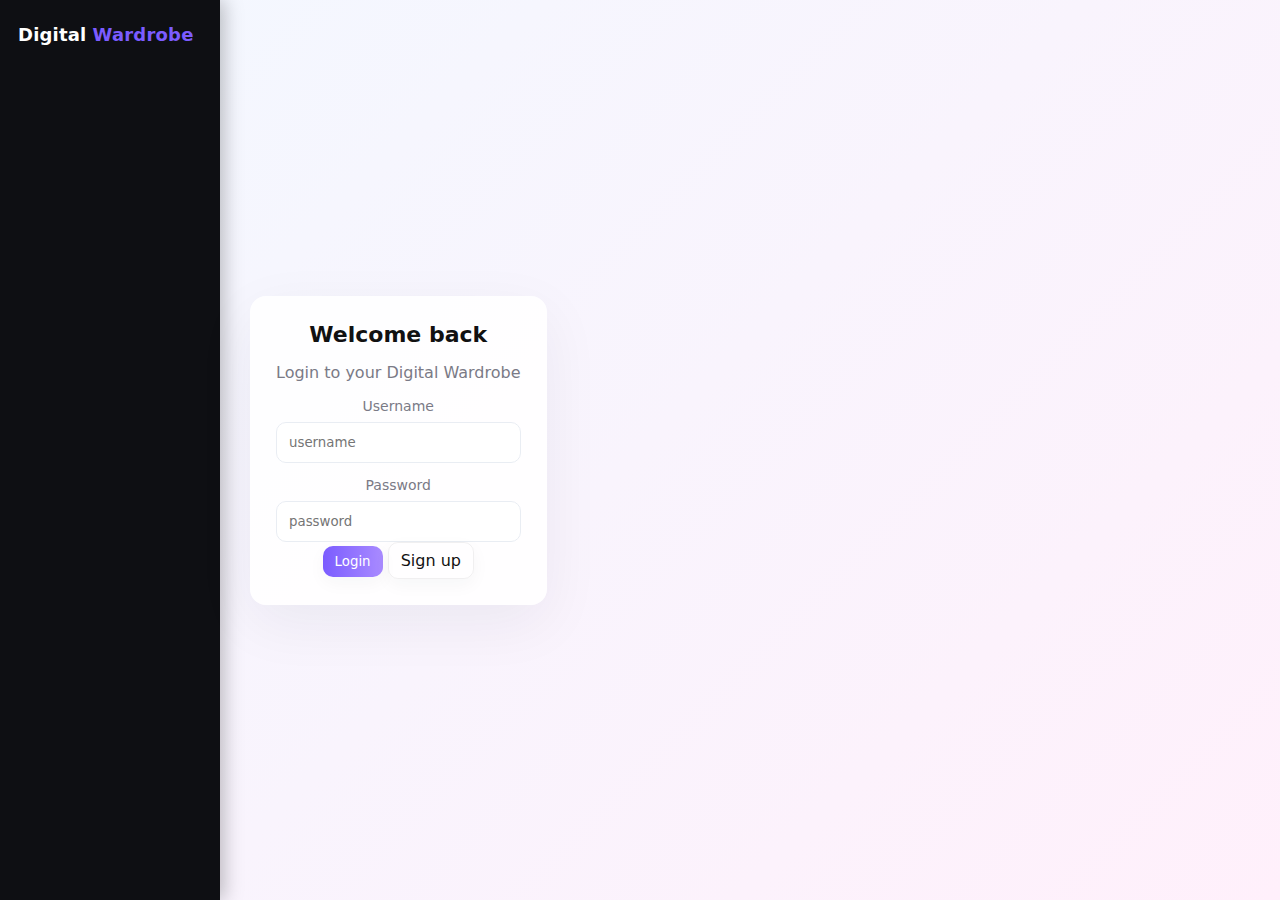
<file: index.html>
<!doctype html>
<html lang="en">
<head>
  <meta charset="utf-8" />
  <meta name="viewport" content="width=device-width,initial-scale=1" />
  <title>Login — Digital Wardrobe</title>
  <link rel="stylesheet" href="style.css">
</head>
<body class="app">

  <aside class="sidebar">
    <div class="logo">Digital<span class="accent">Wardrobe</span></div>
  </aside>

  <main class="auth-main center-card">
    <div class="card auth-card">
      <h2>Welcome back</h2>
      <p class="muted">Login to your Digital Wardrobe</p>

      <label class="field">
        <span>Username</span>
        <input id="login-username" type="text" placeholder="username">
      </label>

      <label class="field">
        <span>Password</span>
        <input id="login-password" type="password" placeholder="password">
      </label>

      <div class="row">
        <button id="loginBtn" class="btn primary">Login</button>
        <a href="signup.html" class="btn ghost">Sign up</a>
      </div>

      <p id="loginError" class="error" style="display:none"></p>
    </div>
  </main>

  <script src="script.js"></script>
  <script>
    // Page-specific login wiring
    document.getElementById('loginBtn').addEventListener('click', () => {
      const u = document.getElementById('login-username').value.trim();
      const p = document.getElementById('login-password').value;
      const ok = app.login(u, p);
      const err = document.getElementById('loginError');
      if (!ok) { err.textContent = 'Invalid username or password.'; err.style.display = 'block'; return; }
      location.href = 'dashboard.html';
    });

    // If already logged-in -> go to dashboard
    if (app.getCurrentUser()) location.href = 'dashboard.html';
  </script>
</body>
</html>
</file>
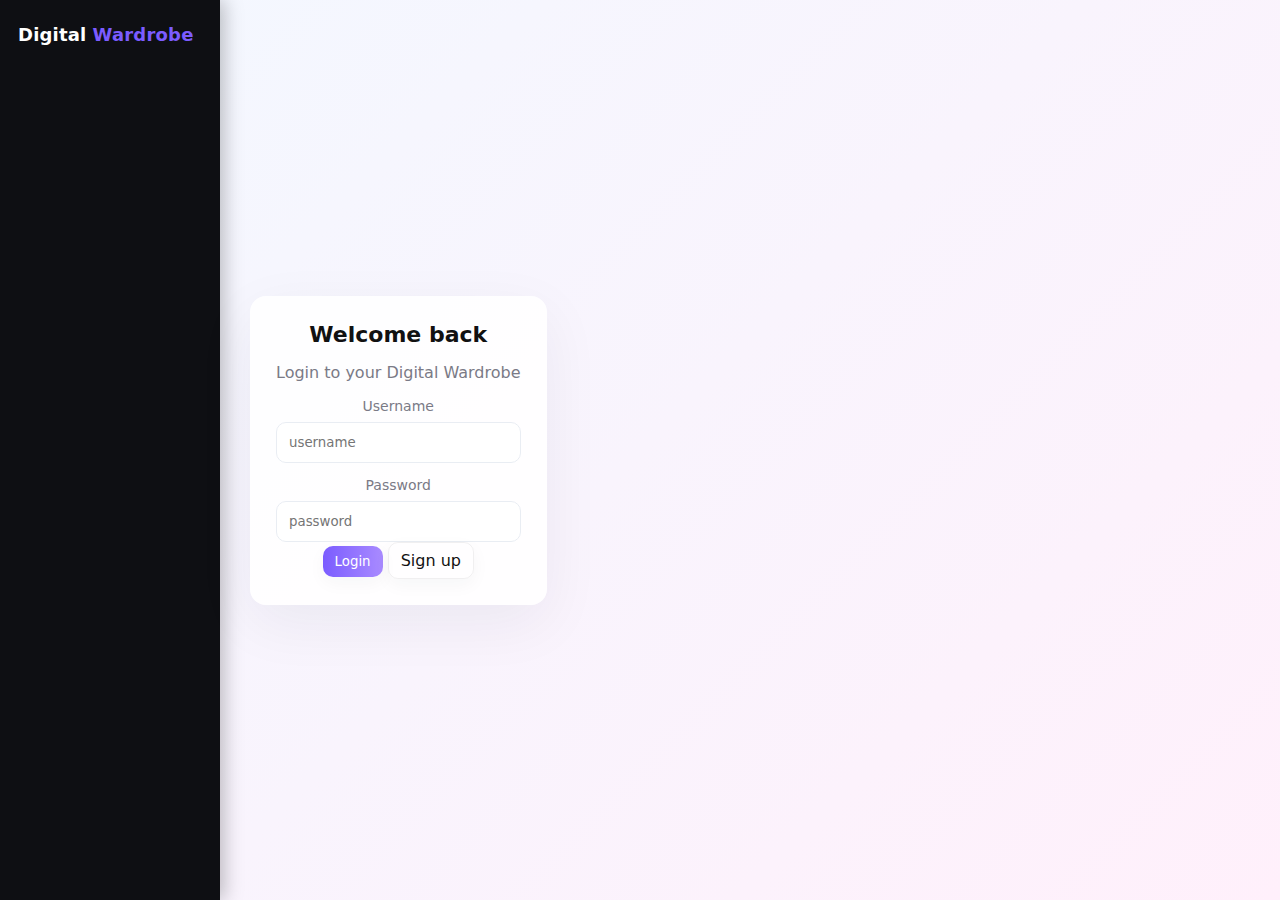
<file: add.html>
<!doctype html>
<html lang="en">
<head>
  <meta charset="utf-8" />
  <meta name="viewport" content="width=device-width,initial-scale=1" />
  <title>Add Clothing — Digital Wardrobe</title>
  <link rel="stylesheet" href="style.css">
</head>
<body class="app">

  <aside class="sidebar">
    <div class="logo">Digital<span class="accent">Wardrobe</span></div>
    <nav class="nav-menu">
      <a class="nav-link" href="dashboard.html">Dashboard</a>
      <a class="nav-link active" href="add.html">Add clothing</a>
      <a class="nav-link" href="outfit.html">Generate Outfit</a>
    </nav>
  </aside>

  <main class="content center-card">
    <div class="card add-card">
      <h2>Add New Clothing</h2>

      <label class="field file-field">
        <span>Upload image</span>
        <input id="imageInput" type="file" accept="image/*">
      </label>

      <label class="field">
        <span>Category</span>
        <select id="category" class="select">
          <option value="">-- Select category --</option>
          <option value="Shirt">Shirt</option>
          <option value="Pant">Pant</option>
          <option value="Shoes">Shoes</option>
          <option value="Jacket">Jacket</option>
          <option value="Accessory">Accessory</option>
        </select>
      </label>

      <div id="previewWrap" class="preview-wrap" style="display:none">
        <img id="previewImg" alt="preview">
      </div>

      <div class="row">
        <button id="saveBtn" class="btn primary">Save</button>
        <a href="dashboard.html" class="btn ghost">Back</a>
      </div>

      <p id="addError" class="error" style="display:none"></p>
    </div>
  </main>

<script src="script.js"></script>
<script>
  if (!app.getCurrentUser()) location.href = 'index.html';

  // preview wiring (script.js also listens)
  const imageInput = document.getElementById('imageInput');
  imageInput.addEventListener('change', (e) => {
    const file = e.target.files[0];
    if (!file) return;
    const reader = new FileReader();
    reader.onload = () => {
      document.getElementById('previewImg').src = reader.result;
      document.getElementById('previewWrap').style.display = 'block';
    }
    reader.readAsDataURL(file);
  });

  document.getElementById('saveBtn').addEventListener('click', () => {
    app.saveClothFromAddPage();
  });
</script>
</body>
</html>
</file>
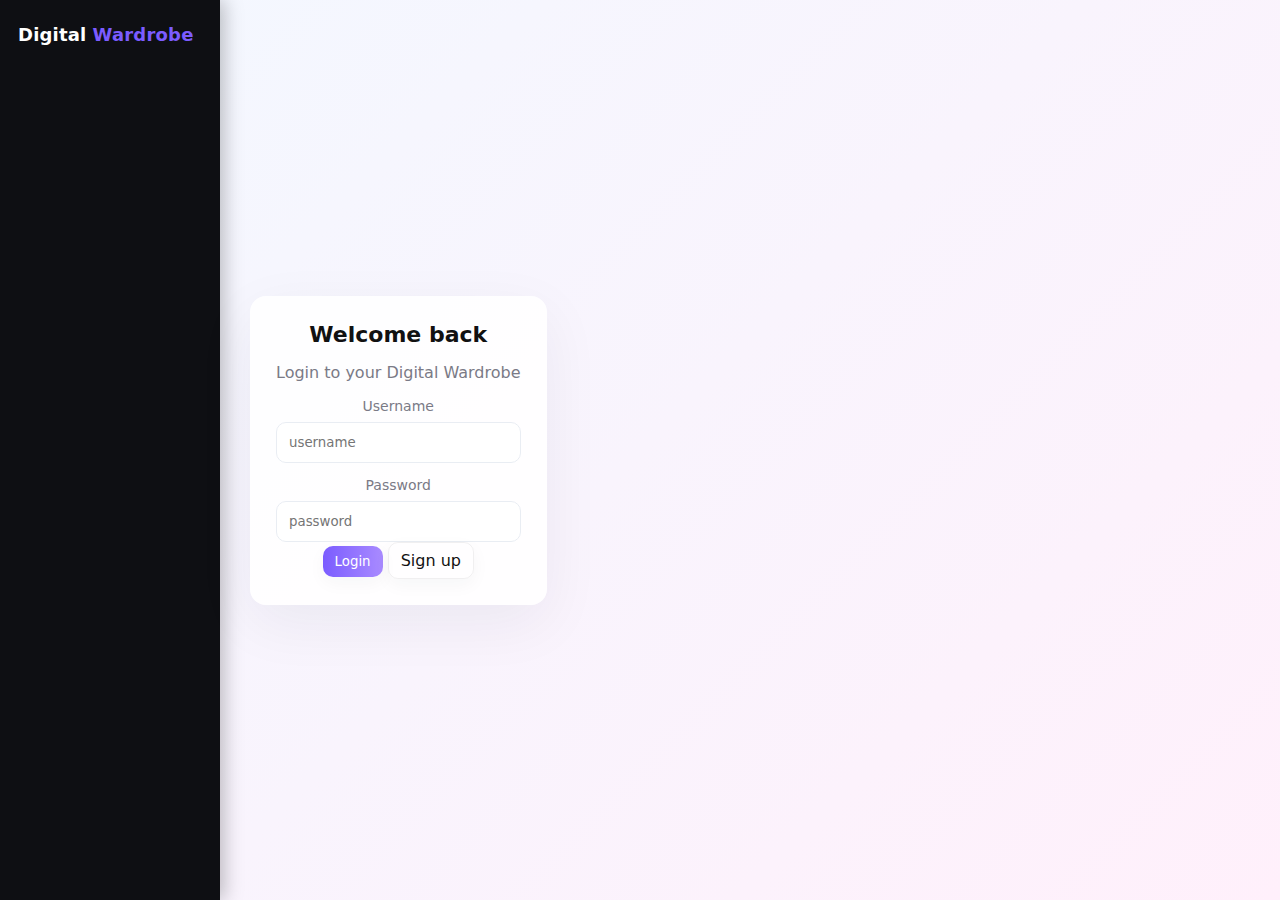
<file: dashboard.html>
<!doctype html>
<html lang="en">
<head>
  <meta charset="utf-8" />
  <meta name="viewport" content="width=device-width,initial-scale=1" />
  <title>Dashboard — Digital Wardrobe</title>
  <link rel="stylesheet" href="style.css">
</head>
<body class="app">

  <aside class="sidebar">
    <div class="logo">Digital<span class="accent">Wardrobe</span></div>
    <nav class="nav-menu">
      <a class="nav-link active" href="dashboard.html">Dashboard</a>
      <a class="nav-link" href="add.html">Add clothing</a>
      <a class="nav-link" href="outfit.html">Generate Outfit</a>
    </nav>

    <div class="sidebar-footer">
      <div class="user-info">
        <div class="avatar"></div>
        <div class="user-meta">
          <div id="userNameDisplay">User</div>
          <div class="muted small">Local account</div>
        </div>
      </div>

      <button id="logout" class="btn ghost fullwidth">Logout</button>
    </div>
  </aside>

  <main class="content">
    <header class="content-header">
      <h1>My Wardrobe</h1>
      <div class="controls">
        <a href="add.html" class="btn small">+ Add</a>
        <button id="generateBtn" class="btn outline">Generate Outfit</button>
      </div>
    </header>

    <section id="gridWrap" class="grid-wrap">
      <div id="emptyNotice" class="empty">No clothes added yet.</div>
      <div id="itemsGrid" class="items-grid"></div>
    </section>
  </main>

<script src="script.js"></script>
<script>
  // Page-specific wiring
  if (!app.getCurrentUser()) location.href = 'index.html';
  document.getElementById('userNameDisplay').textContent = app.getCurrentUser() || 'User';
  document.getElementById('logout').addEventListener('click', () => { app.logout(); location.href='index.html'; });

  // render items on load (function in script.js)
  app.renderDashboard();

  document.getElementById('generateBtn').addEventListener('click', () => {
    const combo = app.generateOutfit();
    if (!combo) { alert('Need at least one Shirt, Pant and Shoes to generate an outfit.'); return; }
    // store combo in localStorage for outfit.html to display
    localStorage.setItem('dw_last_combo', JSON.stringify(combo));
    location.href = 'outfit.html';
  });
</script>
</body>
</html>
</file>
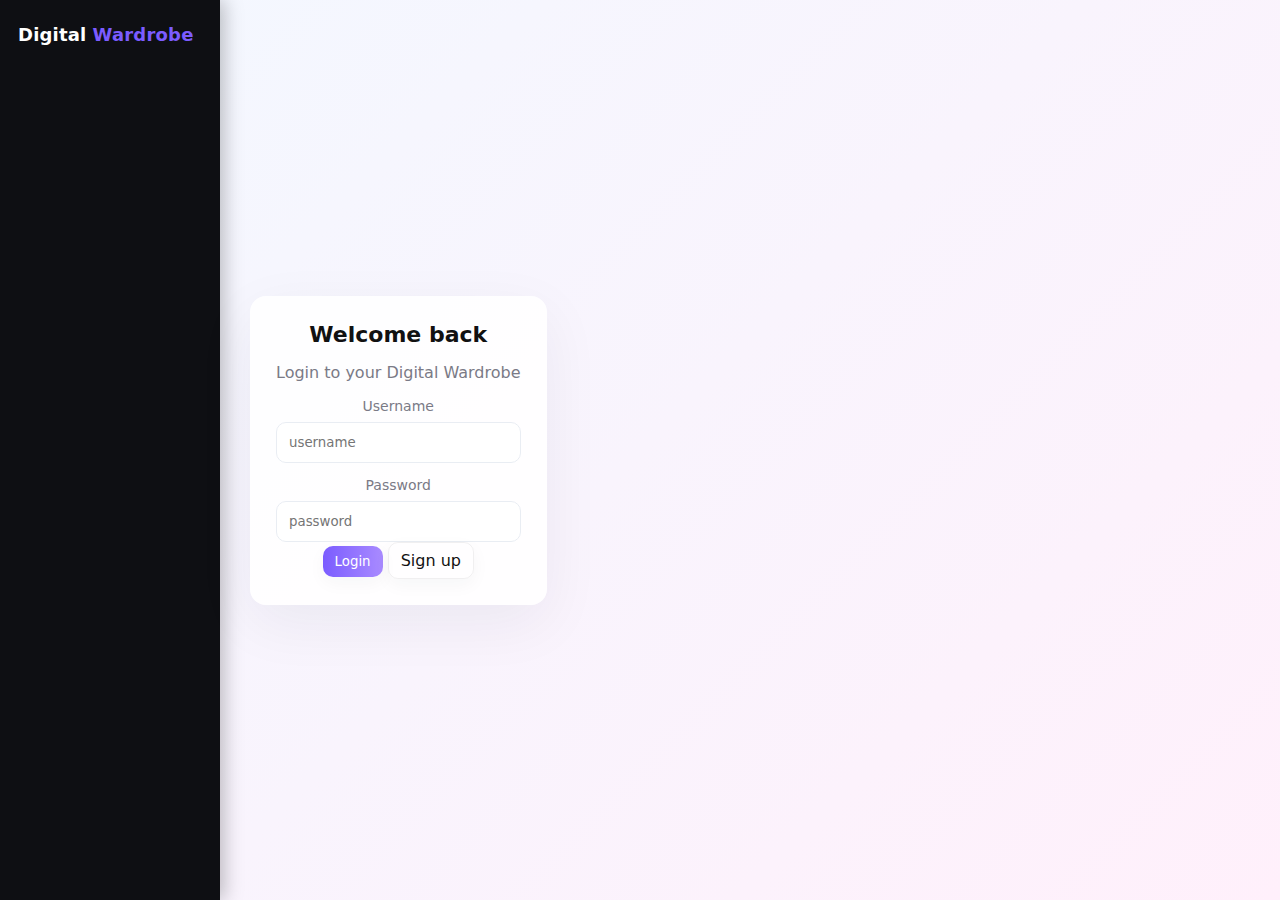
<file: outfit.html>
<!doctype html>
<html lang="en">
<head>
  <meta charset="utf-8" />
  <meta name="viewport" content="width=device-width,initial-scale=1" />
  <title>Generated Outfit — Digital Wardrobe</title>
  <link rel="stylesheet" href="style.css">
</head>
<body class="app">

  <aside class="sidebar">
    <div class="logo">Digital<span class="accent">Wardrobe</span></div>
    <nav class="nav-menu">
      <a class="nav-link" href="dashboard.html">Dashboard</a>
      <a class="nav-link" href="add.html">Add clothing</a>
      <a class="nav-link active" href="outfit.html">Generate Outfit</a>
    </nav>
  </aside>

  <main class="content center-card">
    <div class="card outfit-display">
      <h2>Your Outfit</h2>

      <div id="outfitContainer" class="outfit-grid">
        <!-- injected by script.js -->
      </div>

      <div class="row" style="margin-top:14px">
        <button id="shuffleBtn" class="btn outline">Shuffle Again</button>
        <a href="dashboard.html" class="btn ghost">Back</a>
      </div>
    </div>
  </main>

<script src="script.js"></script>
<script>
  if (!app.getCurrentUser()) location.href = 'index.html';

  function showCombo() {
    const combo = JSON.parse(localStorage.getItem('dw_last_combo') || 'null');
    const box = document.getElementById('outfitContainer');
    box.innerHTML = '';
    if (!combo) {
      box.innerHTML = '<p class="muted">No outfit generated yet. Go to Dashboard → Generate Outfit.</p>';
      return;
    }
    // show each part if available
    ['Shirt','Pant','Shoes','Jacket','Accessory'].forEach(cat => {
      if (combo[cat]) {
        const el = document.createElement('div');
        el.className = 'outfit-item';
        el.innerHTML = `<img src="${combo[cat].image}" alt="${cat}"><div class="meta">${cat}</div>`;
        box.appendChild(el);
      }
    });
  }

  document.getElementById('shuffleBtn').addEventListener('click', () => {
    // regenerate and store
    const combo = app.generateOutfit();
    if (!combo) { alert('Need at least Shirt, Pant and Shoes'); return; }
    localStorage.setItem('dw_last_combo', JSON.stringify(combo));
    showCombo();
  });

  showCombo();
</script>
</body>
</html>
</file>
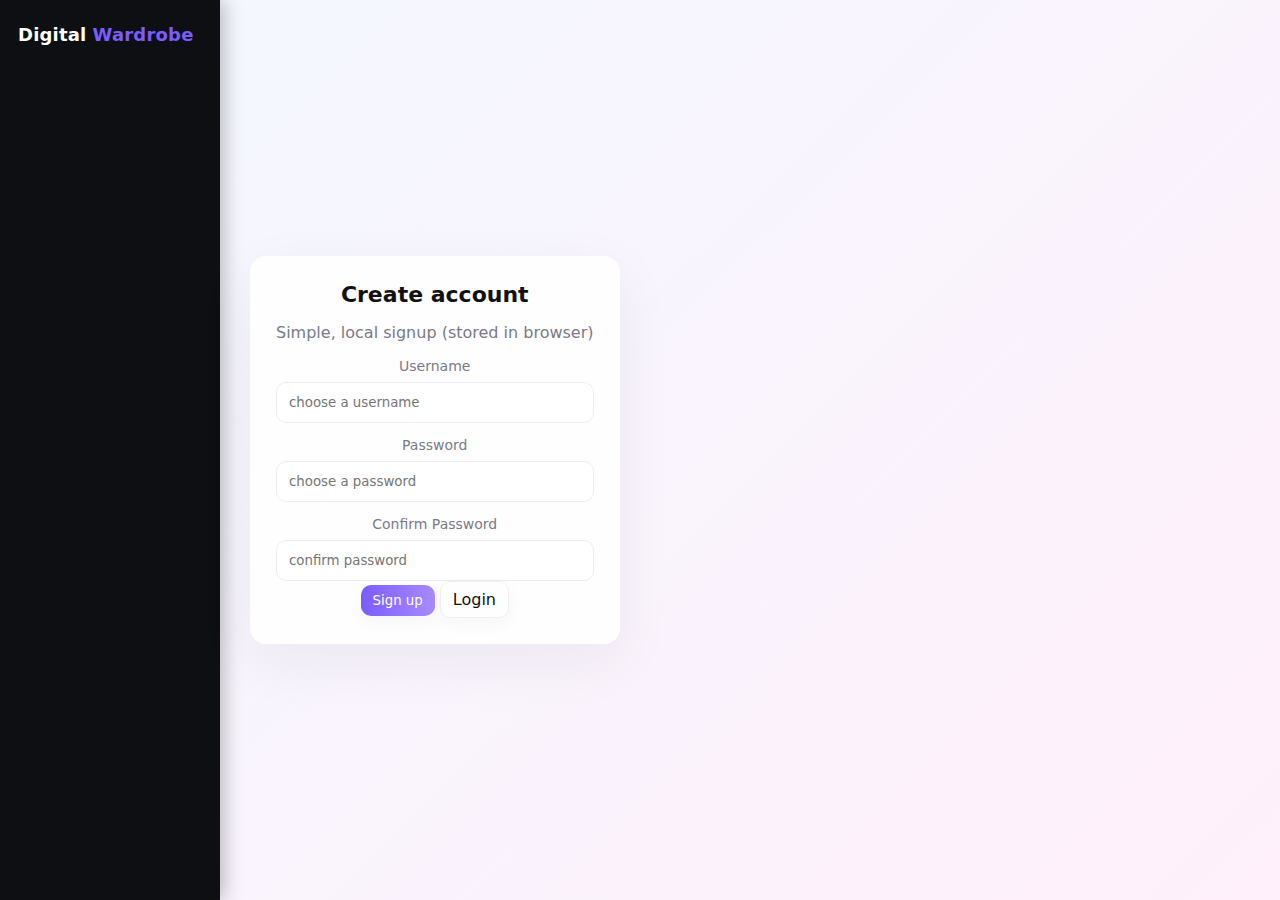
<file: signup.html>
<!doctype html>
<html lang="en">
<head>
  <meta charset="utf-8" />
  <meta name="viewport" content="width=device-width,initial-scale=1" />
  <title>Sign up — Digital Wardrobe</title>
  <link rel="stylesheet" href="style.css">
</head>
<body class="app">

  <aside class="sidebar">
    <div class="logo">Digital<span class="accent">Wardrobe</span></div>
  </aside>

  <main class="auth-main center-card">
    <div class="card auth-card">
      <h2>Create account</h2>
      <p class="muted">Simple, local signup (stored in browser)</p>

      <label class="field">
        <span>Username</span>
        <input id="su-username" type="text" placeholder="choose a username">
      </label>

      <label class="field">
        <span>Password</span>
        <input id="su-password" type="password" placeholder="choose a password">
      </label>

      <label class="field">
        <span>Confirm Password</span>
        <input id="su-password2" type="password" placeholder="confirm password">
      </label>

      <div class="row">
        <button id="signupBtn" class="btn primary">Sign up</button>
        <a href="index.html" class="btn ghost">Login</a>
      </div>

      <p id="signupError" class="error" style="display:none"></p>
    </div>
  </main>

  <script src="script.js"></script>
  <script>
    document.getElementById('signupBtn').addEventListener('click', () => {
      const u = document.getElementById('su-username').value.trim();
      const p = document.getElementById('su-password').value;
      const p2 = document.getElementById('su-password2').value;
      const err = document.getElementById('signupError');
      if (!u || !p) { err.textContent = 'Enter username and password'; err.style.display='block'; return; }
      if (p !== p2) { err.textContent = 'Passwords do not match'; err.style.display='block'; return; }
      const ok = app.signup(u, p);
      if (!ok) { err.textContent = 'Username already exists'; err.style.display='block'; return; }
      location.href = 'dashboard.html';
    });

    if (app.getCurrentUser()) location.href = 'dashboard.html';
  </script>
</body>
</html>
</file>
<file: style.css>
/* ---------- Root & Typography ---------- */
:root{
  --bg: linear-gradient(135deg,#f3f8ff,#fff0fb);
  --accent: #7b5cff;
  --accent-2: #a98bff;
  --muted: #7a7a86;
  --card-radius: 14px;
  --glass: rgba(255,255,255,0.72);
  --max-width: 1100px;
}

*{box-sizing:border-box;font-family:Inter,ui-sans-serif,system-ui,-apple-system,Segoe UI,Roboto,"Helvetica Neue",Arial}
html,body{height:100%;margin:0;color:#111;background:var(--bg)}

/* ---------- App layout ---------- */
.app{display:flex;min-height:100vh}

/* ---------- Sidebar ---------- */
.sidebar{
  width:220px;
  background:#0e0f13;
  color:#fff;
  display:flex;
  flex-direction:column;
  justify-content:space-between;
  padding:24px 18px;
  box-shadow: 4px 0 18px rgba(0,0,0,0.25);
}
.logo{font-weight:700;font-size:18px;letter-spacing:0.2px}
.logo .accent{color:var(--accent);margin-left:6px}

/* nav */
.nav-menu{margin-top:22px;display:flex;flex-direction:column;gap:6px}
.nav-link{
  color:#dfe4ee;text-decoration:none;padding:10px 12px;border-radius:10px;
  transition:0.18s;background:transparent;font-size:14px;
}
.nav-link:hover{background:rgba(255,255,255,0.03);transform:translateX(4px)}
.nav-link.active{background:linear-gradient(90deg,rgba(123,92,255,0.15),rgba(169,139,255,0.08));color:#fff}

/* sidebar footer */
.sidebar-footer{margin-top:18px}
.user-info{display:flex;gap:12px;align-items:center;margin-bottom:12px}
.avatar{width:44px;height:44px;border-radius:10px;background:linear-gradient(45deg,var(--accent),var(--accent-2));box-shadow:0 6px 18px rgba(123,92,255,0.15)}
.user-meta{font-size:13px}
.small{font-size:12px}
.muted{color:var(--muted)}

/* ---------- Content ---------- */
.content{flex:1;padding:28px 36px;max-width:calc(100% - 220px)}
.content-header{display:flex;justify-content:space-between;align-items:center;margin-bottom:18px}
.content-header h1{margin:0;font-size:22px}

/* ---------- Controls & Buttons ---------- */
.controls{display:flex;gap:12px;align-items:center}
.btn{
  border:0;padding:8px 12px;border-radius:10px;background:var(--glass);cursor:pointer;
  box-shadow:0 6px 18px rgba(11,42,53,0.04);transition:0.18s;color:#111;text-decoration:none;display:inline-block;
}
.btn.small{padding:6px 10px;font-size:14px}
.btn.primary{background:linear-gradient(90deg,var(--accent),var(--accent-2));color:white}
.btn.ghost{background:transparent;border:1px solid rgba(0,0,0,0.06);color:#111}
.btn.outline{background:transparent;border:1px solid rgba(123,92,255,0.22);color:var(--accent)}
.btn:hover{transform:translateY(-3px);box-shadow:0 10px 28px rgba(11,42,53,0.08)}

/* ---------- Grid + cards ---------- */
.grid-wrap{min-height:60vh}
.empty{width:100%;text-align:center;padding:80px 20px;color:var(--muted);font-size:18px}

/* items grid */
.items-grid{display:grid;grid-template-columns:repeat(auto-fill,minmax(180px,1fr));gap:18px}
.card{
  background:rgba(255,255,255,0.95);
  border-radius:var(--card-radius);
  padding:12px;
  box-shadow:0 6px 20px rgba(11,42,53,0.06);
  transition:0.2s; text-align:center;overflow:hidden;
}
.card:hover{transform:translateY(-6px);box-shadow:0 14px 36px rgba(11,42,53,0.09)}
.card img{width:100%;height:150px;object-fit:cover;border-radius:10px}
.card .cat{margin-top:8px;font-weight:600;color:#222}
.card .meta{font-size:13px;color:var(--muted);margin-top:6px}
.card .actions{margin-top:10px;display:flex;gap:8px;justify-content:center}

/* delete button */
.delete-btn{
  background:#ff6b6b;color:#fff;padding:8px 12px;border-radius:8px;border:0;cursor:pointer;font-weight:600;
}
.delete-btn:hover{transform:scale(1.04)}

/* ---------- Auth and center cards ---------- */
.center-card{display:flex;align-items:center;justify-content:center;min-height:calc(100vh);padding:30px}
.auth-card,.add-card,.outfit-display{
  width:100%;max-width:560px;background:rgba(255,255,255,0.88);padding:26px;border-radius:16px;box-shadow:0 18px 60px rgba(11,42,53,0.06);
}
.auth-card h2,.add-card h2,.outfit-display h2{margin:0 0 6px 0;font-size:22px}
.field{display:block;margin-top:14px}
.field span{display:block;font-size:14px;margin-bottom:8px;color:var(--muted)}
.field input[type="text"],.field input[type="password"],.select{
  width:100%;padding:12px;border-radius:10px;border:1px solid #e9edf3;background:white;outline:none;
}
.file-field input[type="file"]{width:100%}
.preview-wrap{margin-top:12px;background:#fafafa;padding:8px;border-radius:10px;border:1px solid #f1f1f6}
.preview-wrap img{width:100%;border-radius:8px}

/* outfit grid */
.outfit-grid{display:flex;gap:16px;flex-wrap:wrap;justify-content:center;margin-top:14px}
.outfit-item{width:140px;text-align:center}
.outfit-item img{width:100%;height:140px;object-fit:cover;border-radius:8px}
.outfit-item .meta{margin-top:8px;font-weight:600;color:#222}

/* messages */
.error{color:#c0392b;margin-top:10px}

/* responsive */
@media (max-width:880px){
  .sidebar{display:none}
  .content{padding:20px}
  .center-card{padding:20px}
  .items-grid{grid-template-columns:repeat(auto-fill,minmax(140px,1fr))}
}
</file>
